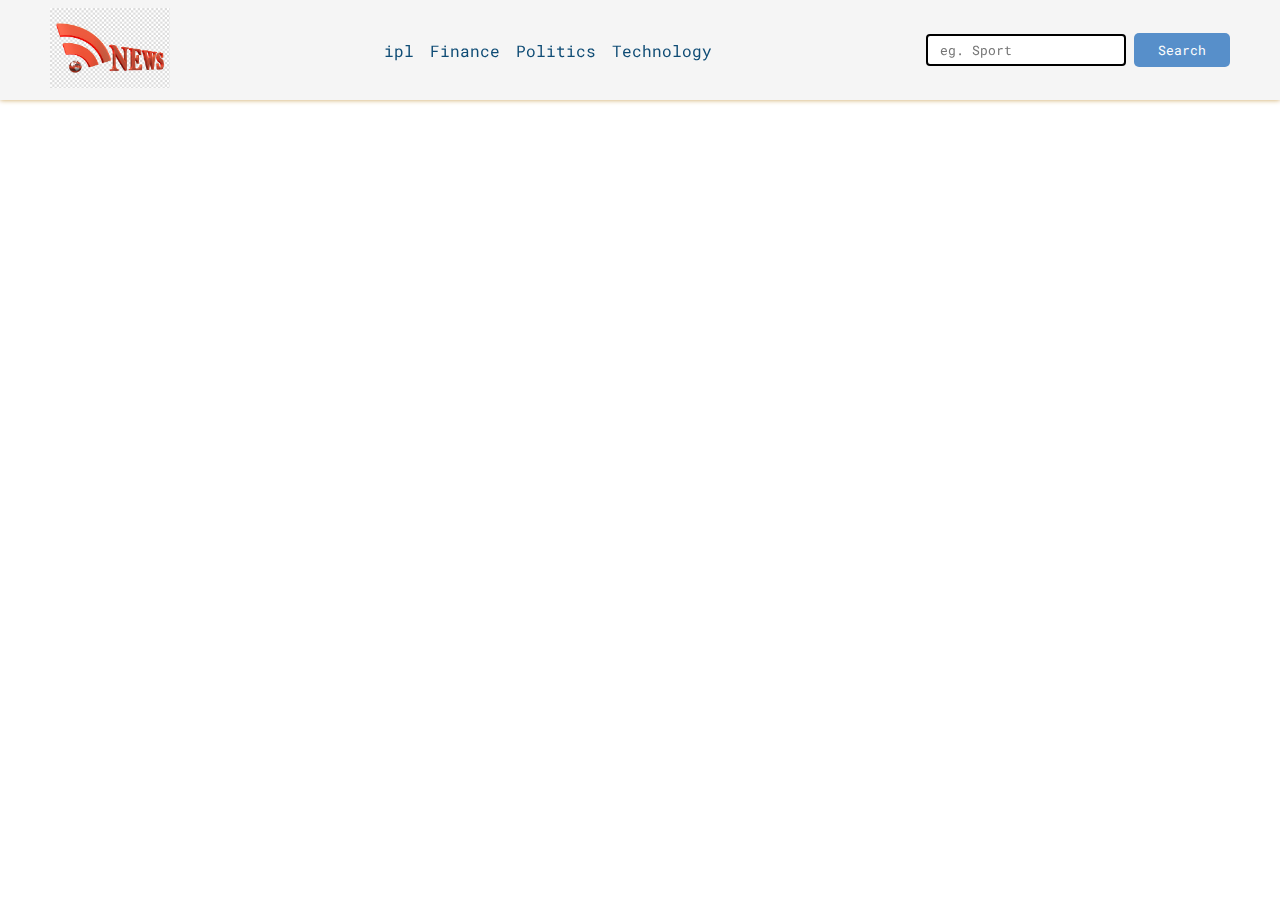
<file: News-Search-Site/index.html>
<!DOCTYPE html>
<html lang="en">
<head>
    <meta charset="UTF-8">
    <meta name="viewport" content="width=device-width, initial-scale=1.0">
    <title>News Arctical</title>
    <link rel="stylesheet" href="Style.css">
</head>
<body>
        <nav>
            <div class="main-nav container flex">
                <div class="logo">
                    <a href="index.html" class="company-logo">
                        <img src="newsLogo.jpg" alt="logo">
                    </a>
                </div>

                <div class="nav-links">
                    <ul class="flex">
                        <li class="hover-link nav-item" id="ipl" onclick="onNavItemClick('ipl')">ipl</li>
                        <li class="hover-link nav-item" id="Finance" onclick="onNavItemClick('Finance')">Finance</li>
                        <li class="hover-link nav-item" id="Politics" onclick="onNavItemClick('Politics')">Politics</li>
                        <li class="hover-link nav-item" id="Technology" onclick="onNavItemClick('Technology')">Technology</li>
                    </ul>
                </div>
                <div class="search-bar flex">
                    <input type="text" class="news-input" id="news-input" placeholder="eg. Sport"/>
                    <button class="search-button" id="search-button">Search</button>
                </div>
            </div>
        </nav>  
        <main>
            <div class="cards-container container flex" id="cards-container">

            </div>
        </main>
        <template id="template-news-card">
            <div class="card">
                <div class="card-header">
                    <img src="newsLogo.jpg" alt="News Image" id="news-img">
                </div>
                <div class="card-content">
                    <h3 class="news-title" id="news-title">This is title</h3>
                    <h6 class="news-source" id="news-source">End gadget 02/02/2025</h6>
                    <p class="news-desc" id="news-desc">Lorem ipsum dolor sit amet, consectetur adipisicing elit. Voluptate, praesentium. Temporibus exercitationem tempore suscipit nulla vero blanditiis quia consectetur laboriosam.</p>
                </div>
            </div>
        </template>
    <script src="app.js"></script>
</body>
</html>
</file>
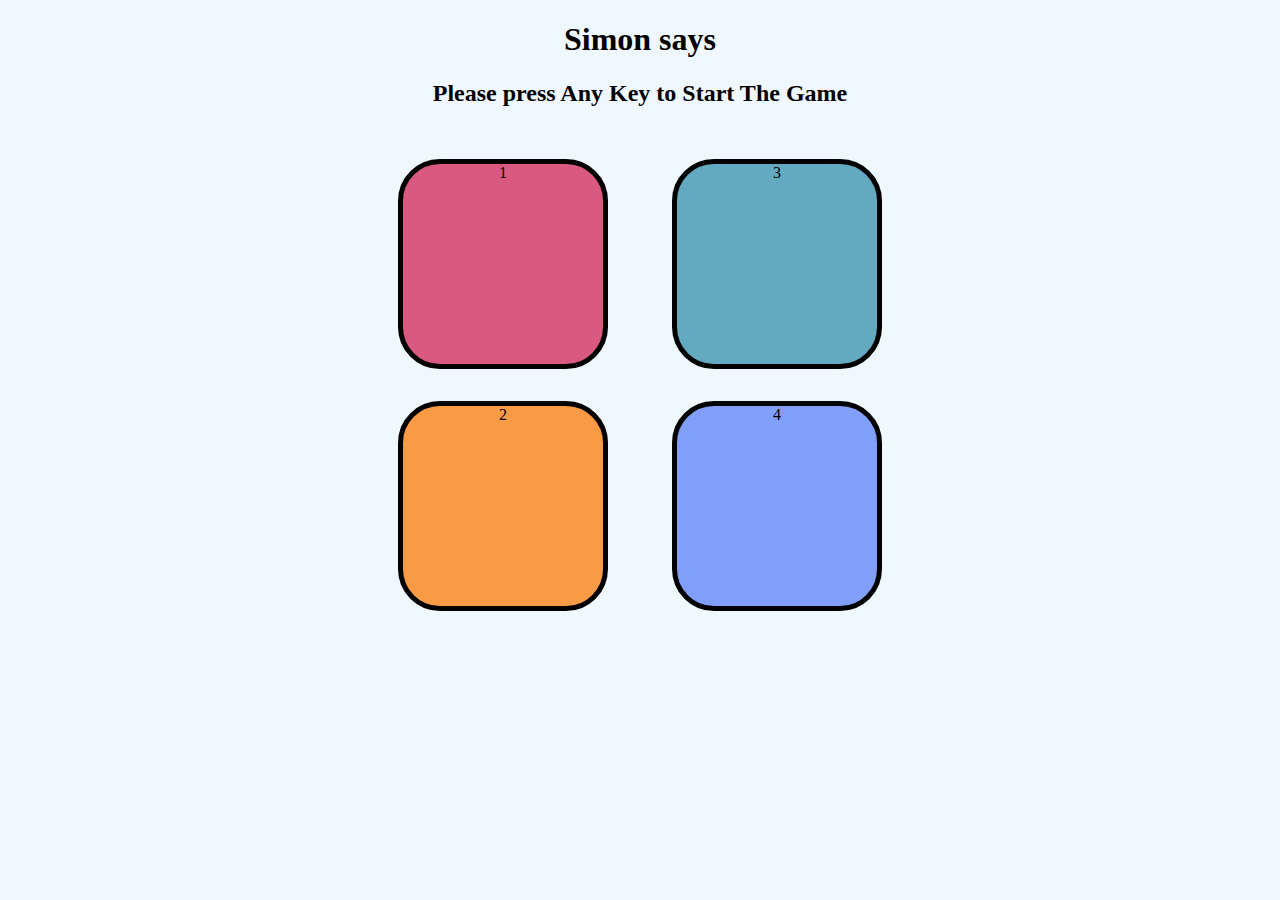
<file: Simion-say/index.html>
<!DOCTYPE html>
<html lang="en">
<head>
    <meta charset="UTF-8">
    <meta name="viewport" content="width=device-width, initial-scale=1.0">
    <title>Simon says Game</title>
    <link rel="stylesheet" href="Style.css">
</head>
<body>
    <h1>Simon says</h1>
    <h2>Please press Any Key to Start The Game</h2>
    <div class="btn-container">
        <div class="line-1">
            <div class="btn red" type="button" id="red">1</div>
            <div class="btn orange" type="button" id="orange">2</div>
        </div>
        <div class="line-2">
            <div class="btn blue" type="button" id="blue">3</div>
            <div class="btn purple" type="button" id="purple">4</div>
        </div>
        
    </div>
    <script src="app.js"></script>
</body>
</html>
</file>
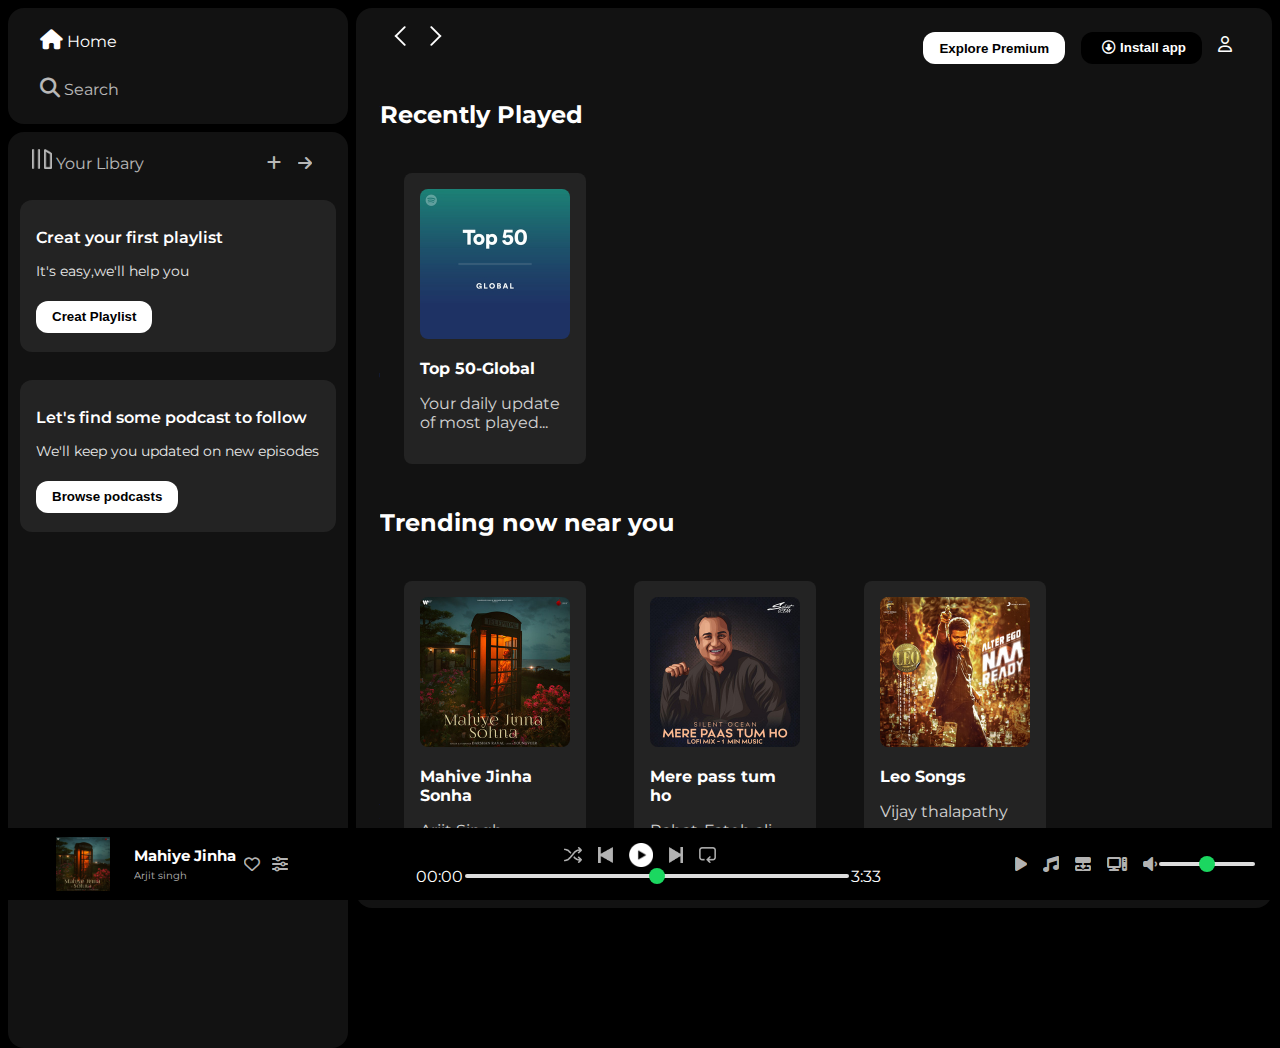
<file: Spotify/Spotify.html>
<!DOCTYPE html>
<html lang="en">
<head>
    <meta charset="UTF-8">
    <meta name="viewport" content="width=device-width, initial-scale=1.0">
    <title>Spotify - Web Player: Musics for everyone </title>
    <link rel="stylesheet" href="https://cdnjs.cloudflare.com/ajax/libs/font-awesome/6.7.2/css/all.min.css" integrity="sha512-Evv84Mr4kqVGRNSgIGL/F/aIDqQb7xQ2vcrdIwxfjThSH8CSR7PBEakCr51Ck+w+/U6swU2Im1vVX0SVk9ABhg==" crossorigin="anonymous" referrerpolicy="no-referrer" />
    <link rel="iconx    " href="logo.png">
    <link rel="preconnect" href="https://fonts.googleapis.com">
    <link rel="preconnect" href="https://fonts.gstatic.com" crossorigin>
    <link href="https://fonts.googleapis.com/css2?family=Montserrat:ital,wght@0,100..900;1,100..900&display=swap" rel="stylesheet">
    <link rel="stylesheet" href="Spotify.css">
</head>
<body>

    <div class="main">


        <div class="sidebar">
            <div class="nav">
                <div class="nav-option" style="opacity: 1;">
                    <i class="fa-solid fa-house"></i>
                    <a href="#">Home</a>
                </div>
                <div class="nav-option">
                    <i class="fa-solid fa-magnifying-glass"></i>
                    <a href="#">Search</a>
                </div>
            </div>

            <div class="libary">
                <div class="option">
                    <div class="lib-option nav-option">
                        <img src="library_icon.png" alt="libary"/>
                        <a href="#">Your Libary</a>
                    </div>
                    <div class="icon">
                        <i class="fa-solid fa-plus"></i>
                        <i class="fa-solid fa-arrow-right"></i>
                    </div>
                </div>
                <div class="lib-box">
                    <div class="box">
                        <p class="box-p1">Creat your first playlist</p>
                        <p class="box-p2">It's easy,we'll help you</p>
                        <button class="badge">Creat Playlist</button>
                    </div>
                </div>
                <div class="lib-box">
                    <div class="box">
                        <p class="box-p1">Let's find some podcast to follow</p>
                        <p class="box-p2">We'll keep you updated on new episodes</p>
                        <button class="badge">Browse podcasts</button>
                    </div>
                </div>
            </div>
        </div>


        <div class="main-content">
            <div class="navbar">
                <div class="sticky-nav-icon">
                    <img src="backward_icon.png" alt="backward_icon">
                    <img src="forward_icon.png" alt="forward_icon" class="hide">
                </div>
                <div class="sticky-nav-options ">
                    <button class="badge nav-item hide">Explore Premium</button>
                    <button class="badge nav-item darkbadge">
                    <i class="fa-regular fa-circle-down" style="margin: 5px;"></i>Install app</button>
                    <i class="fa-regular fa-user nav-item"></i>
                </div>
            </div>

            <h2>Recently Played</h2>
            <div class="card-container">
                <div class="card">
                    <img src="card1img.jpeg" alt="card1" class="card-img">
                    <p class="card-title">Top 50-Global</p>
                    <p class="card-info">Your daily update of most played...</p>
                </div>
            </div>

            <h2>Trending now near you</h2>
            <div class="card-container">
                <div class="card">
                    <img src="card2img.jpeg" alt="card1" class="card-img">
                    <p class="card-title">Mahive Jinha Sonha</p>
                    <p class="card-info">Arjit Singh</p>
                </div>

                <div class="card">
                    <img src="card3img.jpeg" alt="card1" class="card-img">
                    <p class="card-title">Mere pass tum ho</p>
                    <p class="card-info">Rahat-Fateh ali khan</p>
                </div>

                <div class="card">
                    <img src="card4img.jpeg" alt="card1" class="card-img">
                    <p class="card-title">Leo Songs</p>
                    <p class="card-info">Vijay thalapathy</p>
                </div>

                <div class="card">
                    <img src="card2img.jpeg" alt="card1" class="card-img">
                    <p class="card-title">Mahive Jinha Sonha</p>
                    <p class="card-info">Arjit Singh</p>
                </div>

                <div class="card">
                    <img src="card3img.jpeg" alt="card1" class="card-img">
                    <p class="card-title">Mere pass tum ho</p>
                    <p class="card-info">Rahat-Fateh ali khan</p>
                </div>

            </div>

            <h2>Featured Charts</h2>
            <div class="card-container">

                <div class="card">
                    <img src="card5img.jpeg" alt="card1" class="card-img">
                    <p class="card-title">Top Songs-Global</p>
                    <p class="card-info">Top songs Globaly</p>
                </div>

                <div class="card">
                    <img src="card6img.jpeg" alt="card1" class="card-img">
                    <p class="card-title">Top Songs-India</p>
                    <p class="card-info">Top songs In India</p>
                </div>

                <div class="card">
                    <img src="card1img.jpeg" alt="card1" class="card-img">
                    <p class="card-title">Top 50-Global</p>
                    <p class="card-info">Your daily update of most played...</p>
                </div>

            </div>

            <div class="footer">
                <div class="line"></div>
            </div>
        </div>

        


        <div class="musics-player">

            <div class="item">
                <img src="card2img.jpeg" alt="Card2" class="card2"/>
                <div class="song-info">
                    <p class="song">Mahiye Jinha</p>
                    <p class="singer">Arjit singh</p>
                </div>
                <div class="icons">
                    <i class="fa-regular fa-heart"></i>
                    <i class="fa-solid fa-sliders"></i>
                </div>
            </div>

            <div class="player">
                <div class="player-control">
                    <img src="player_icon1.png" alt="P1" class="plyaer-img">
                    <img src="player_icon2.png" alt="P1" class="plyaer-img">
                    <img src="player_icon3.png" alt="P1" class="plyaer-img" style="opacity: 1; height: 1.5rem;">
                    <img src="player_icon4.png" alt="P1" class="plyaer-img">
                    <img src="player_icon5.png" alt="P1" class="plyaer-img">
                </div>
                <div class="player-bar">
                    <span class="curr-time">00:00</span>
                    <input type="range" min="0" max="100" class="progress-bar">
                    <span class="end-time">3:33</span>
                </div>
            </div>

            <div class="control">
                <i class="fa-solid fa-play"></i>
                <i class="fa-solid fa-music"></i>
                <i class="fa-solid fa-diagram-next"></i>
                <i class="fa-solid fa-computer"></i>
                <i class="fa-solid fa-volume-low"></i>
                <input type="range" min="0" max="100" class="progress-bar volume-bar">
            </div>

        </div>


    </div>
</body>
</html>
</file>
<file: News-Search-Site/Style.css>
@import url('https://fonts.googleapis.com/css2?family=Roboto+Mono:ital,wght@0,100..700;1,100..700&display=swap');

:Color{
    --DDDD-blue: #1B262C;
    --DDD-blue:   #0F4C75;
    --DD-blue:  #3282B8;
    --D-blue: #BBE1FA;
}

*{
    padding: 0;
    margin: 0;
    box-sizing: border-box;
}

body{
    font-family: Roboto Mono;
    color: #1B262C;
}

p{
    font-family: sans-serif;
    color: #0F4C75;
    line-height: 1.4rem;

}

a{
    text-decoration: none;
}

ul{
    list-style: none;
}

.flex{
    display: flex;
    align-items: center;
}

.container{
    max-width: 1180px;
    margin-inline:auto ;
    overflow: hidden;
}

nav{
    background-color: whitesmoke;
    box-shadow: 0 0 5px #CBA35C;
    position: fixed;
    top: 0;
    z-index: 99;
    left: 0;
    right: 0;
}

.main-nav{
     justify-content: space-between;
     padding-block: 8px;
     cursor: pointer;
}

.company-logo img{
    width: 120px ;
}

.nav-links ul{
    gap: 16px;
}

.hover-link{
    color: #0F4C75;
}

.hover-link:hover{
    color: black;
}

.nav-item.active{
    color: #1B262C;
    font-size: large;
}

.search-bar{
    height: 32px;
    gap: 8px;
}

.news-input{
    width: 200px;
    height: 100%;
    padding: 12px;
    border-radius: 4px;
    border: 2px solid black;
    font-family: Roboto Mono;
}

.search-button{
    background-color: #578FCA;
    color: #fff;
    padding: 8px 24px;
    border: none;
    border-radius: 5px;
    cursor: pointer;
    font-family: Roboto Mono;
}

.search-button:hover{
    background-color:rgba(0, 0, 255, 0.741) ;
}

main{
    padding: 20px;
    margin: 100px;
}

.cards-container{
    justify-content: space-between;
    flex-wrap: wrap;
    row-gap: 20px;
    align-items: start;
}

.card{
    width: 360px;
    min-height: 400px;
    box-shadow: 0 0 4px #754E1A;
    border-radius: 5px;
    background-color:white;
    overflow: hidden;
    transition: all 0.3s ease;
}

.card:hover{
    box-shadow: 1 px 1px 8px #c48820;
    background-color: rgb(238, 238, 238) ;
    transform: translateY(-2px);
}

.card-header img{
    width: 100%;
    height: 180px;
    object-fit: cover;
}

.card-content{
    padding: 12px;
}

.news-source{
    margin-block:12px ;
}
</file>
<file: Simion-say/Style.css>
body{
    text-align: center;
    background-color: aliceblue;
}

.btn{
    height: 200px;
    width: 200px;
    border-radius: 20%;
    border: 5px solid black;
    margin: 2rem;
}

.btn-container{
    display: flex;
    justify-content: center;
}

.red{
    background-color: #d95980;
}

.blue{
    background-color: #63aac0;
}

.orange{
    background-color: #f99b45;
}

.purple{
    background-color: #819ff9;
}

.flash{
    background-color: white;
}

.userFlash{
    background-color: green;
}
</file>
<file: Spotify/Spotify.css>
body{
  font-family: "Montserrat", serif;
  margin: 0;
  background-color: black;
  color: white;
  overflow: hidden;
}

.main{
    
    display: flex;
    height: 100vh;
    padding: .5rem;
}

.sidebar{
    background-color: black;
    width: 340px;
    border-radius: 1rem;
    margin-right: 0.5rem;
}

.main-content{
    background-color: #121212;
    flex: 1;
    overflow: auto;
    border-radius: 1rem;
    padding:0 1.5rem 0 1.5rem ;
}

.musics-player{
    background-color: black;
    position: absolute;
    bottom: 0;
    height: 72px;
    width: 100%;
}

a{
    text-decoration: none;
    color: #fff;
}

.nav{
    background-color: #121212;
    border-radius: 1rem;
    height: 100px;
    display: flex;
    flex-direction: column;
    justify-content: center;
    padding: 0.5rem 0.75rem;
}

.nav-option{
    line-height: 2.5rem;
    opacity: 0.7;
    padding: 0.25rem 0.75rem;
}

.nav-option:hover{
    opacity: 1;
}

.nav-option i{
    font-size: 1.25rem;
    margin-left: 0.5rem;
}

.nav-option a{
    font-size: 1rem;
}

.libary{
    background-color: #121212;
    border-radius: 1rem;
    height: 100%;
    margin-top: 0.5rem;
    padding: 0.5rem 0.75rem;
}

.option{
    display: flex;
    justify-content: space-between;
    align-items: center;
}

.lib-option img {
    height: 1.25rem;
    width: 1.25rem;
}

.icon{
    line-height: 2.5rem;
    padding: 0.25rem 0.75rem;
}

.icon i{
    opacity: 0.7;
    margin-right: 0.75rem;
}

.icon i:hover{
    opacity: 1;
}

.box{
    background-color: #232323;
    height: 8rem;
    border-radius: 0.75rem;
    margin: 0.75rem 0 1.75rem 0;
    padding: 0.75rem 1rem;
}

.box-p1{
    font-size: 1rem;
    font-weight: 600;
}

.box-p2{
    font-size: 0.85rem;
    opacity: 0.9;
}

.badge{
    border:none;
    background-color: #fff;
    border-radius: 0.75rem;
    padding: 0.25rem 1rem;
    font-weight: 700;
    height: 2rem;
    width: fit-content;
    margin-top: 0.5rem;
}

.darkbadge{
    background-color: black;
    color: white;
}

.navbar{
    position: sticky;
    top:0;
    background-color: #121212;
    display: flex;
    justify-content: space-between;
    padding: 1rem 0 1rem 0;
    z-index: 10;
}

.sticky-nav-icon img{
    margin-left: 0.5rem;
}

.sticky-nav-options{
    display: flex;
    justify-content:center;
    align-items:center;
}

.nav-item{
    margin-right: 1rem;
}

@media(max-width:1000px){
    .hide{
        display: none;
    }
}

.card{
    background-color: #232323;
    width: 150px;
    border-radius: 0.5rem;
    padding: 1rem;
    margin: 1.5rem;
}
.card-container{
    display: flex;
    flex-wrap: wrap;
}

.card-img{
    width: 100%;
    border-radius: 0.5rem;
}

.card-title{
    font-weight: 700;
}

.card-info{
    font-size: 0.85;
    opacity: 0.8;
}

.footer{
    height: 300px;
    display: flex;
    justify-content: center;
    align-items: center;
    /* background-color: #1bd760; */
}

.line{
    width: 90%;
    height: 30%;
    border-top: 1px solid white;
    opacity: 0.4;
    /* background-color: #fff; */
}

.musics-player{
    display: flex;
    justify-content: center;
    align-items: center;
}


.player{
    width: 50% ;
}

.player-control{
    display: flex;
    justify-content: center;
    align-items: center;

}

.plyaer-img{
    height: 1rem;
    margin-right: 1rem;
    opacity: 0.7;
}

.plyaer-img:hover{
   opacity: 1;
}

.player-bar{
    display: flex;
    justify-content: center;
    align-items: center;
}

.progress-bar{
    width: 60%;
    appearance: none;
    background-color: transparent;
    cursor: pointer;
}

.progress-bar::-webkit-slider-runnable-track{
    background-color: #ddd;
    height: 0.2rem;
    border-radius: 100px;
}

.progress-bar::-webkit-slider-thumb{
    appearance: none;
    height: 1rem;
    width: 1rem;
    border-radius:50%;
    background-color: #1bd760;
    margin-top: -6px;
}

.item{
    width: 25%;
    height: 100%;
    display: flex;
    justify-content: center;
    align-items: center;
}

.card2{
    height: 75%;
    padding: 1rem;
    border-radius: 10px;
}

.song-info p{
    margin: 0.2rem 0.5rem 0.2rem 0.5rem;
}

.song{
    font-size: 15px;
    font-weight: 700;
}

.singer{
    font-size: 10px;
    opacity: 0.7;
}

.icons i{
    margin-right: 0.5rem;
    opacity: 0.7;
}

.icons i:hover{
    opacity: 1;
}



.control{
    display: flex;
    justify-content: center;
    align-items: center;
    width:25%;
}

.control i{
    margin-left: 1rem;
    opacity: 0.7;
}

.control i:hover{
    opacity: 1;
}

.volume-bar{
    width:30%
}
</file>
